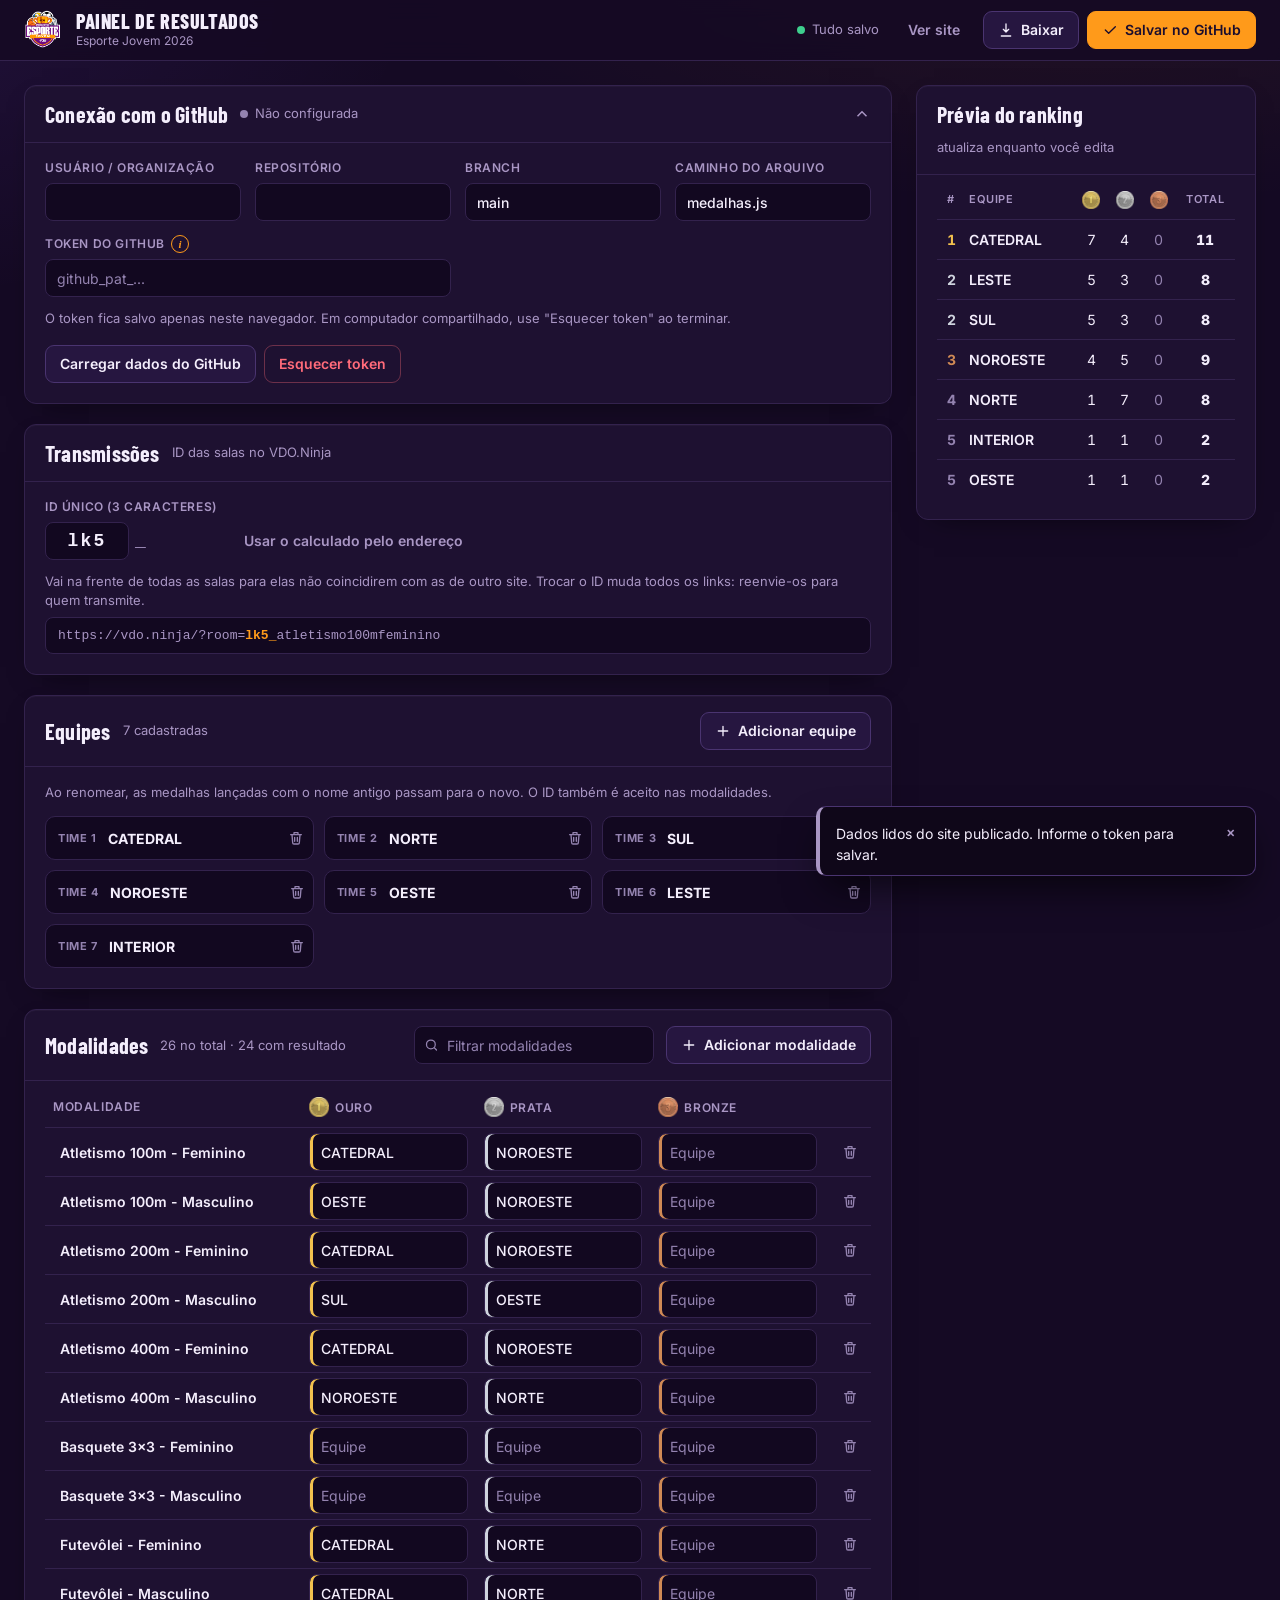
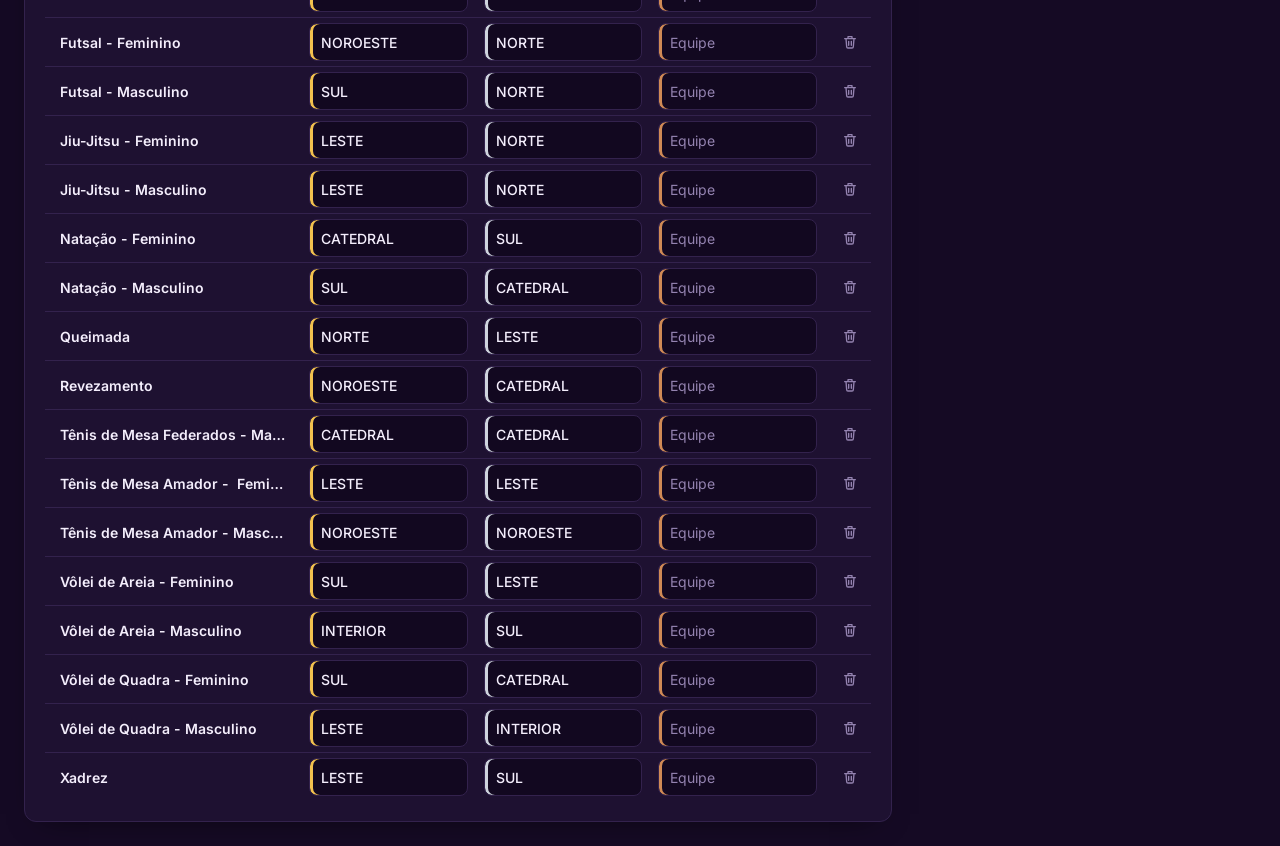
<file: Ranking de Medalha2/admin.html>
<!DOCTYPE html>
<html lang="pt-BR">
<head>
<meta charset="UTF-8">
<meta name="viewport" content="width=device-width, initial-scale=1">
<meta name="robots" content="noindex, nofollow">
<meta name="theme-color" content="#150a24">
<title>Admin · Quadro de Medalhas</title>
<link rel="preconnect" href="https://fonts.googleapis.com">
<link rel="preconnect" href="https://fonts.gstatic.com" crossorigin>
<link href="https://fonts.googleapis.com/css2?family=Barlow+Condensed:wght@700;800&family=Inter:wght@400;500;600;700&display=swap" rel="stylesheet">
<style>
  :root {
    --bg:#150a24; --painel:#1e1131; --painel-2:#261640; --campo:#120820;
    --linha:#33224d; --linha-forte:#4a3470;
    --texto:#f4eefc; --suave:#a996c4; --fraco:#9483b0;
    --destaque:#ff9a1a; --destaque-escuro:#e07f00;
    --ouro:#f2c14e; --prata:#cfd4de; --bronze:#d08a55;
    --ok:#3ecf8e; --erro:#ff6b7a; --aviso:#ffb547;
    --raio:12px; --sombra:0 1px 0 rgba(255,255,255,.03) inset, 0 10px 30px -18px rgba(0,0,0,.8);
  }
  * { box-sizing:border-box; }
  html { -webkit-text-size-adjust:100%; }
  body { margin:0; font:14px/1.5 Inter,system-ui,sans-serif; background:var(--bg); color:var(--texto);
         background-image:radial-gradient(1200px 500px at 85% -10%, rgba(255,154,26,.07), transparent 60%), radial-gradient(900px 500px at -10% 0%, rgba(140,80,255,.10), transparent 60%); background-attachment:fixed; }
  h1, h2 { font-family:"Barlow Condensed",Inter,sans-serif; letter-spacing:.01em; margin:0; }
  h2 { font-size:22px; line-height:1.1; }
  a { color:var(--destaque); }
  small, .ajuda { color:var(--suave); font-size:13px; }
  .num { font-variant-numeric:tabular-nums; }
  .so-leitor { position:absolute; width:1px; height:1px; overflow:hidden; clip:rect(0 0 0 0); white-space:nowrap; }

  /* ---------- barra superior ---------- */
  .topo { position:sticky; top:0; z-index:20; background:rgba(21,10,36,.86); backdrop-filter:blur(10px); -webkit-backdrop-filter:blur(10px); border-bottom:1px solid var(--linha); }
  .topo-in { max-width:1360px; margin:0 auto; padding:10px 24px; display:flex; align-items:center; gap:16px; }
  .marca { display:flex; align-items:center; gap:12px; color:inherit; text-decoration:none; min-width:0; margin-right:auto; }
  .marca img { width:40px; height:40px; object-fit:contain; flex:none; }
  .marca span { display:flex; flex-direction:column; min-width:0; }
  .marca strong { font:800 20px/1.05 "Barlow Condensed",sans-serif; text-transform:uppercase; letter-spacing:.03em; }
  .marca small { white-space:nowrap; overflow:hidden; text-overflow:ellipsis; font-size:12px; }
  .topo-acoes { display:flex; align-items:center; gap:8px; flex:none; }
  .estado { display:inline-flex; align-items:center; gap:7px; font-size:13px; color:var(--suave); padding:0 6px; white-space:nowrap; }
  .estado::before { content:""; width:8px; height:8px; border-radius:50%; background:var(--ok); }
  .estado[data-estado="sujo"] { color:var(--aviso); }
  .estado[data-estado="sujo"]::before { background:var(--aviso); box-shadow:0 0 0 4px rgba(255,181,71,.15); }

  /* ---------- botões ---------- */
  button, .btn { display:inline-flex; align-items:center; justify-content:center; gap:7px; height:38px; padding:0 14px; border-radius:9px; border:1px solid var(--linha-forte); background:var(--painel-2); color:var(--texto); font:600 14px/1 Inter,sans-serif; cursor:pointer; text-decoration:none; white-space:nowrap; transition:background .15s, border-color .15s, color .15s; }
  button:hover, .btn:hover { border-color:var(--destaque); }
  button:focus-visible, .btn:focus-visible, summary:focus-visible { outline:2px solid var(--destaque); outline-offset:2px; }
  button.principal { background:var(--destaque); border-color:var(--destaque); color:#1b0d2e; }
  button.principal:hover { background:var(--destaque-escuro); border-color:var(--destaque-escuro); }
  button.fantasma, .btn.fantasma { background:transparent; border-color:transparent; color:var(--suave); }
  button.fantasma:hover, .btn.fantasma:hover { color:var(--texto); background:var(--painel-2); border-color:var(--linha); }
  button.perigo { background:transparent; color:var(--erro); border-color:rgba(255,107,122,.35); }
  button.perigo:hover { background:rgba(255,107,122,.1); border-color:var(--erro); }
  button:disabled { opacity:.55; cursor:progress; }
  .remover { width:34px; height:34px; padding:0; border-color:transparent; background:transparent; color:var(--fraco); }
  .remover:hover { color:var(--erro); background:rgba(255,107,122,.1); border-color:transparent; }
  button svg, .btn svg { width:16px; height:16px; flex:none; }

  /* ---------- estrutura ---------- */
  .layout { max-width:1360px; margin:0 auto; padding:24px; display:grid; grid-template-columns:minmax(0,1fr) 340px; gap:24px; align-items:start; }
  main { display:flex; flex-direction:column; gap:20px; min-width:0; }
  aside { position:sticky; top:84px; }
  .card { background:var(--painel); border:1px solid var(--linha); border-radius:var(--raio); box-shadow:var(--sombra); }
  .card-cab { display:flex; align-items:center; gap:12px; flex-wrap:wrap; padding:16px 20px; border-bottom:1px solid var(--linha); }
  .card-cab .contador { color:var(--suave); font-size:13px; margin-right:auto; }
  .card-corpo { padding:16px 20px 20px; }
  .ajuda { margin:0 0 14px; }

  /* ---------- campos ---------- */
  label { display:block; font-size:12px; font-weight:600; color:var(--suave); margin-bottom:6px; text-transform:uppercase; letter-spacing:.05em; }
  input { width:100%; height:38px; padding:0 11px; border-radius:8px; border:1px solid var(--linha); background:var(--campo); color:var(--texto); font:500 14px Inter,sans-serif; transition:border-color .15s, box-shadow .15s; }
  input::placeholder { color:var(--fraco); font-weight:400; }
  input:hover { border-color:var(--linha-forte); }
  input:focus { outline:none; border-color:var(--destaque); box-shadow:0 0 0 3px rgba(255,154,26,.18); }
  .busca { position:relative; width:min(240px,100%); margin:0; }
  .busca svg { position:absolute; left:10px; top:50%; translate:0 -50%; width:15px; height:15px; color:var(--fraco); pointer-events:none; }
  .busca input { padding-left:32px; height:38px; text-transform:none; letter-spacing:0; }

  /* ---------- conexão (recolhível) ---------- */
  details.card > summary { list-style:none; cursor:pointer; display:flex; align-items:center; gap:12px; padding:16px 20px; border-radius:var(--raio); }
  details.card > summary::-webkit-details-marker { display:none; }
  details.card > summary .seta { margin-left:auto; color:var(--suave); transition:transform .2s; width:18px; height:18px; flex:none; }
  details[open].card > summary { border-bottom:1px solid var(--linha); border-radius:var(--raio) var(--raio) 0 0; }
  details[open].card > summary .seta { transform:rotate(180deg); }
  .resumo { font-size:13px; color:var(--suave); display:inline-flex; align-items:center; gap:7px; min-width:0; }
  .resumo::before { content:""; width:8px; height:8px; border-radius:50%; background:var(--fraco); flex:none; }
  .resumo[data-ok="1"]::before { background:var(--ok); }
  .grade { display:grid; grid-template-columns:repeat(4,minmax(0,1fr)); gap:14px; }
  .grade .largo { grid-column:span 2; }
  .com-info { display:flex; align-items:center; gap:6px; }
  .info { position:relative; display:inline-flex; text-transform:none; letter-spacing:0; font-weight:400; }
  .info-btn { width:18px; height:18px; padding:0; border-radius:50%; font:italic 700 11px/1 Georgia,serif; color:var(--destaque); border:1px solid var(--destaque); background:transparent; }
  /* position:fixed + JS (posicionarDica) mantém o balão dentro da janela em qualquer largura. */
  .dica { display:none; position:fixed; z-index:30; top:0; left:0; width:min(340px, calc(100vw - 32px)); max-height:calc(100vh - 32px); overflow:auto; padding:14px; border-radius:10px; background:#0f0719; border:1px solid var(--linha-forte); color:var(--texto); font-size:13px; line-height:1.5; box-shadow:0 18px 40px -10px rgba(0,0,0,.7); }
  .dica ul { margin:8px 0; padding-left:18px; }
  .dica li { margin-bottom:4px; }
  .info:hover .dica, .info:focus-within .dica { display:block; }
  .barra-acoes { display:flex; flex-wrap:wrap; gap:8px; margin-top:16px; }

  /* ---------- equipes ---------- */
  .equipes { display:grid; grid-template-columns:repeat(auto-fill,minmax(230px,1fr)); gap:10px; }
  .eq { display:flex; align-items:center; gap:4px; padding:4px 4px 4px 12px; border:1px solid var(--linha); border-radius:10px; background:var(--campo); transition:border-color .15s; }
  .eq:hover { border-color:var(--linha-forte); }
  .eq:focus-within { border-color:var(--destaque); }
  .eq .id { font-size:11px; font-weight:700; letter-spacing:.06em; color:var(--fraco); white-space:nowrap; text-transform:uppercase; }
  .eq input { border-color:transparent; background:transparent; font-weight:700; padding:0 6px; height:34px; }
  .eq input:hover, .eq input:focus { border-color:transparent; box-shadow:none; }

  /* ---------- modalidades ---------- */
  table { width:100%; border-collapse:collapse; }
  .tabela-mod { table-layout:fixed; }
  .tabela-mod col.c-nome { width:31%; } .tabela-mod col.c-acao { width:46px; }
  .tabela-mod th { padding:0 8px 10px; text-align:left; font-size:12px; font-weight:600; text-transform:uppercase; letter-spacing:.05em; color:var(--suave); white-space:nowrap; }
  .tabela-mod th img { width:20px; height:20px; vertical-align:-5px; margin-right:6px; }
  .tabela-mod td { padding:5px 8px; border-top:1px solid var(--linha); vertical-align:middle; }
  .tabela-mod tr.mod:hover td { background:rgba(255,255,255,.018); }
  td.nome input { font-weight:600; border-color:transparent; background:transparent; padding:0 6px; text-overflow:ellipsis; }
  td.nome input:hover { border-color:var(--linha); background:var(--campo); }
  td.nome input:focus { background:var(--campo); }
  .m-ouro, .m-prata, .m-bronze { box-shadow:inset 3px 0 0 var(--cor); }
  .m-ouro { --cor:var(--ouro); } .m-prata { --cor:var(--prata); } .m-bronze { --cor:var(--bronze); }
  .m-ouro:focus, .m-prata:focus, .m-bronze:focus { box-shadow:inset 3px 0 0 var(--cor), 0 0 0 3px rgba(255,154,26,.18); }
  .vazio { padding:28px 8px 8px; margin:0; text-align:center; color:var(--suave); }

  /* ---------- prévia do ranking ---------- */
  .ranking th { padding:0 4px 10px; font-size:11px; font-weight:600; text-transform:uppercase; letter-spacing:.05em; color:var(--suave); text-align:center; }
  .ranking th:nth-child(2) { text-align:left; }
  .ranking th img { width:18px; height:18px; display:block; margin:0 auto; }
  .ranking td { padding:9px 4px; border-top:1px solid var(--linha); text-align:center; }
  .ranking td.equipe { text-align:left; font-weight:600; overflow-wrap:anywhere; }
  .ranking td.pos { width:28px; color:var(--fraco); font-weight:700; }
  .ranking tr.podio-1 td.pos { color:var(--ouro); } .ranking tr.podio-2 td.pos { color:var(--prata); } .ranking tr.podio-3 td.pos { color:var(--bronze); }
  .ranking td.total { font-weight:800; }
  .ranking td.zero { color:var(--fraco); }
  .selo { display:inline-block; margin-left:6px; padding:1px 7px; border-radius:99px; font-size:11px; font-weight:600; color:var(--aviso); background:rgba(255,181,71,.12); vertical-align:1px; }

  /* ---------- transmissões ---------- */
  .prefixo-linha { display:flex; align-items:flex-end; gap:12px; flex-wrap:wrap; }
  .prefixo-entrada { display:flex; align-items:center; gap:6px; font:700 18px/1 ui-monospace,Consolas,monospace; color:var(--suave); }
  .prefixo-entrada input { width:84px; text-align:center; font:700 18px ui-monospace,Consolas,monospace; letter-spacing:.12em; }
  .prefixo-entrada input:invalid { border-color:var(--erro); }
  .prefixo-exemplo { display:block; padding:10px 12px; border-radius:8px; background:var(--campo); border:1px solid var(--linha); color:var(--suave); font:13px ui-monospace,Consolas,monospace; overflow-wrap:anywhere; }
  .prefixo-exemplo b { color:var(--destaque); font-weight:700; }

  /* ---------- notificação ---------- */
  #status { position:fixed; right:24px; bottom:24px; z-index:40; width:min(440px, calc(100vw - 32px)); display:flex; align-items:flex-start; gap:10px; padding:10px 10px 10px 16px; border-radius:10px; background:#0f0719; border:1px solid var(--linha-forte); border-left:4px solid var(--suave); box-shadow:0 18px 40px -10px rgba(0,0,0,.7); opacity:0; transform:translateY(8px); pointer-events:none; transition:opacity .2s, transform .2s; }
  #status.ok, #status.erro, #status.info { opacity:1; transform:none; pointer-events:auto; }
  #status.ok { border-left-color:var(--ok); } #status.erro { border-left-color:var(--erro); }
  #status .texto { flex:1; padding-top:6px; overflow-wrap:anywhere; }
  #status .fechar { width:30px; height:30px; padding:0; border-color:transparent; background:transparent; color:var(--suave); flex:none; }

  @media (prefers-reduced-motion:reduce) { * { transition:none !important; } }

  @media (max-width:1100px) {
    .layout { grid-template-columns:1fr; }
    aside { position:static; }
    .grade { grid-template-columns:repeat(2,minmax(0,1fr)); }
  }
  @media (max-width:720px) {
    .topo-in { padding:10px 16px; gap:10px; }
    .marca img { width:34px; height:34px; }
    .marca small, .estado .rotulo, .esconde-mobile { display:none; }
    .layout { padding:16px; gap:16px; }
    .card-cab, .card-corpo, details.card > summary { padding-left:16px; padding-right:16px; }
    .grade { grid-template-columns:1fr; } .grade .largo { grid-column:auto; }
    .busca { width:100%; order:5; }
    .tabela-mod, .tabela-mod tbody { display:block; }
    .tabela-mod colgroup, .tabela-mod thead { display:none; }
    tr.mod { position:relative; display:grid; grid-template-columns:repeat(3,minmax(0,1fr)); gap:6px; padding:12px 0; border-top:1px solid var(--linha); }
    tr.mod:first-child { border-top:0; padding-top:0; }
    tr.mod td { border:0; padding:0; display:block; }
    tr.mod[hidden] { display:none; }
    tr.mod td.nome { grid-column:1 / -1; padding-right:40px; }
    tr.mod td.nome input { padding:0; font-size:15px; }
    tr.mod td:last-child { position:absolute; top:12px; right:0; }
    tr.mod:first-child td:last-child { top:0; }
    #status { left:16px; right:16px; bottom:16px; width:auto; }
  }
</style>
</head>
<body>
<header class="topo">
  <div class="topo-in">
    <a class="marca" href="./" title="Abrir o quadro de medalhas">
      <img src="img/logo-sem-sombra.png" alt="">
      <span><strong>Painel de resultados</strong><small id="tituloEvento">Quadro de Medalhas</small></span>
    </a>
    <div class="topo-acoes">
      <span id="sujo" class="estado" data-estado="salvo"><span class="rotulo">Tudo salvo</span></span>
      <a class="btn fantasma esconde-mobile" href="./" target="_blank" rel="noopener">Ver site</a>
      <button id="baixar" type="button" title="Baixar medalhas.js"><svg viewBox="0 0 24 24" fill="none" stroke="currentColor" stroke-width="2" stroke-linecap="round" stroke-linejoin="round" aria-hidden="true"><path d="M12 3v12m0 0-4-4m4 4 4-4M5 21h14"/></svg><span class="esconde-mobile">Baixar</span><span class="so-leitor">medalhas.js</span></button>
      <button id="salvar" type="button" class="principal"><svg viewBox="0 0 24 24" fill="none" stroke="currentColor" stroke-width="2" stroke-linecap="round" stroke-linejoin="round" aria-hidden="true"><path d="M5 12l5 5L20 7"/></svg><span>Salvar<span class="esconde-mobile"> no GitHub</span></span></button>
    </div>
  </div>
</header>

<div class="layout">
<main>
  <details id="conexao" class="card">
    <summary>
      <h2>Conexão com o GitHub</h2>
      <span id="conexaoResumo" class="resumo">Não configurada</span>
      <svg class="seta" viewBox="0 0 24 24" fill="none" stroke="currentColor" stroke-width="2" aria-hidden="true"><path d="m6 9 6 6 6-6"/></svg>
    </summary>
    <div class="card-corpo">
      <div class="grade">
        <div><label for="ghOwner">Usuário / organização</label><input id="ghOwner" autocomplete="off"></div>
        <div><label for="ghRepo">Repositório</label><input id="ghRepo" autocomplete="off"></div>
        <div><label for="ghBranch">Branch</label><input id="ghBranch" value="main" autocomplete="off"></div>
        <div><label for="ghPath">Caminho do arquivo</label><input id="ghPath" value="medalhas.js" autocomplete="off"></div>
        <div class="largo">
          <label for="ghToken" class="com-info">Token do GitHub
            <span class="info">
              <button type="button" class="info-btn" aria-label="Permissões necessárias do token" aria-describedby="dicaToken">i</button>
              <span id="dicaToken" role="tooltip" class="dica">
                <b>Permissões necessárias</b> (Fine-grained token):
                <ul>
                  <li><b>Acesso ao repositório:</b> Somente repositórios selecionados &gt; o repositório do site</li>
                  <li><b>Permissões de repositório &gt; Contents</b> (Conteúdo): <b>Leitura e gravação</b></li>
                  <li><b>Metadata:</b> Somente leitura (entra sozinho)</li>
                  <li><b>Permissões de usuário:</b> nenhuma</li>
                </ul>
                No resumo do token, "código" deve aparecer em <b>Acesso de leitura e gravação</b>.
              </span>
            </span>
          </label>
          <input id="ghToken" type="password" autocomplete="off" placeholder="github_pat_...">
        </div>
      </div>
      <p class="ajuda" style="margin:12px 0 0">O token fica salvo apenas neste navegador. Em computador compartilhado, use "Esquecer token" ao terminar.</p>
      <div class="barra-acoes">
        <button id="carregar" type="button">Carregar dados do GitHub</button>
        <button id="esquecer" type="button" class="perigo">Esquecer token</button>
      </div>
    </div>
  </details>

  <section class="card" aria-labelledby="tTrans">
    <div class="card-cab"><h2 id="tTrans">Transmissões</h2><span class="contador">ID das salas no VDO.Ninja</span></div>
    <div class="card-corpo">
      <div class="prefixo-linha">
        <div class="prefixo-campo">
          <label for="salaPrefixo">ID único (3 caracteres)</label>
          <div class="prefixo-entrada"><input id="salaPrefixo" maxlength="3" autocomplete="off" spellcheck="false" pattern="[a-z0-9]{3}" aria-describedby="prefixoAjuda"><span aria-hidden="true">_</span></div>
        </div>
        <button id="prefixoEndereco" type="button" class="fantasma">Usar o calculado pelo endereço</button>
      </div>
      <p class="ajuda" id="prefixoAjuda" style="margin:12px 0 6px">Vai na frente de todas as salas para elas não coincidirem com as de outro site. Trocar o ID muda todos os links: reenvie-os para quem transmite.</p>
      <code id="prefixoExemplo" class="prefixo-exemplo"></code>
    </div>
  </section>

  <section class="card" aria-labelledby="tEquipes">
    <div class="card-cab">
      <h2 id="tEquipes">Equipes</h2>
      <span id="contaEquipes" class="contador"></span>
      <button id="addEquipe" type="button"><svg viewBox="0 0 24 24" fill="none" stroke="currentColor" stroke-width="2" stroke-linecap="round" aria-hidden="true"><path d="M12 5v14M5 12h14"/></svg>Adicionar equipe</button>
    </div>
    <div class="card-corpo">
      <p class="ajuda">Ao renomear, as medalhas lançadas com o nome antigo passam para o novo. O ID também é aceito nas modalidades.</p>
      <div id="equipes" class="equipes"></div>
    </div>
  </section>


  <section class="card" aria-labelledby="tMods">
    <div class="card-cab">
      <h2 id="tMods">Modalidades</h2>
      <span id="contaMods" class="contador"></span>
      <label class="busca" for="filtro"><svg viewBox="0 0 24 24" fill="none" stroke="currentColor" stroke-width="2" stroke-linecap="round" aria-hidden="true"><circle cx="11" cy="11" r="7"/><path d="m20 20-3.5-3.5"/></svg><span class="so-leitor">Filtrar modalidades</span><input id="filtro" type="search" placeholder="Filtrar modalidades"></label>
      <button id="adicionar" type="button"><svg viewBox="0 0 24 24" fill="none" stroke="currentColor" stroke-width="2" stroke-linecap="round" aria-hidden="true"><path d="M12 5v14M5 12h14"/></svg>Adicionar modalidade</button>
    </div>
    <div class="card-corpo">
      <datalist id="listaTimes"></datalist>
      <table class="tabela-mod">
        <colgroup><col class="c-nome"><col><col><col><col class="c-acao"></colgroup>
        <thead><tr>
          <th>Modalidade</th>
          <th><img src="img/medalhas/ouro.webp" alt="">Ouro</th>
          <th><img src="img/medalhas/prata.webp" alt="">Prata</th>
          <th><img src="img/medalhas/bronze.webp" alt="">Bronze</th>
          <th><span class="so-leitor">Ações</span></th>
        </tr></thead>
        <tbody id="corpo"></tbody>
      </table>
      <p id="semResultado" class="vazio" hidden>Nenhuma modalidade com esse nome.</p>
    </div>
  </section>
</main>

<aside>
  <section class="card" aria-labelledby="tPrevia">
    <div class="card-cab"><h2 id="tPrevia">Prévia do ranking</h2><span class="contador">atualiza enquanto você edita</span></div>
    <div class="card-corpo">
      <table class="ranking num">
        <thead><tr>
          <th>#</th><th>Equipe</th>
          <th title="Ouro"><img src="img/medalhas/ouro.webp" alt="Ouro"></th>
          <th title="Prata"><img src="img/medalhas/prata.webp" alt="Prata"></th>
          <th title="Bronze"><img src="img/medalhas/bronze.webp" alt="Bronze"></th>
          <th>Total</th>
        </tr></thead>
        <tbody id="previa"></tbody>
      </table>
    </div>
  </section>
</aside>
</div>

<div id="status" role="status" aria-live="polite"></div>

<script>
(() => {
  "use strict";
  const $ = id => document.getElementById(id);
  const ARQUIVO = "medalhas.js";
  const CORES = ["ouro", "prata", "bronze"];
  const campos = ["ghOwner", "ghRepo", "ghBranch", "ghPath", "ghToken"];
  let dados = null;
  let salvoEm = "";
  // Igual a prefixoPadrao() do transmissoes.js: o mesmo endereço gera o mesmo ID nos dois.
  function prefixoPadrao(loc = location) {
    const repo = loc.pathname.split("/").filter(Boolean).find(s => !/\.html?$/i.test(s)) || "";
    let h = 0x811c9dc5;
    for (const c of (loc.host + "/" + decodeURIComponent(repo)).toLowerCase()) { h ^= c.charCodeAt(0); h = Math.imul(h, 0x01000193) >>> 0; }
    return (h % 46656).toString(36).padStart(3, "0");
  }
  const limparPrefixo = p => String(p || "").toLowerCase().replace(/[^a-z0-9]/g, "").slice(0, 3);
  function coletarPrefixo() {
    const p = $("salaPrefixo").value;
    if (!/^[a-z0-9]{3}$/.test(p)) throw new Error("O ID das transmissões precisa ter exatamente 3 letras ou números.");
    return p;
  }
  function mostrarExemplo() {
    const p = limparPrefixo($("salaPrefixo").value) || "???";
    const ex = $("prefixoExemplo"), b = document.createElement("b");
    b.textContent = p + "_";
    ex.replaceChildren("https://vdo.ninja/?room=", b, "atletismo100mfeminino");
  }
  // Grava/atualiza config.salaPrefixo sem mexer no resto do bloco config.
  function definirPrefixo(texto, p) {
    const re = /(salaPrefixo\s*:\s*)(["'])[^"'\n]*\2/;
    if (re.test(texto)) return texto.replace(re, (_, a) => a + JSON.stringify(p));
    const m = /config\s*:\s*\{[^\n]*\n/.exec(texto);
    if (!m) throw new Error("Não achei o bloco \"config\" no medalhas.js.");
    const fim = m.index + m[0].length;
    return texto.slice(0, fim) + "    salaPrefixo: " + JSON.stringify(p) + ",             // ID das salas de transmissão (editado no admin)\n" + texto.slice(fim);
  }
  const estado = () => JSON.stringify([coletarTimes(), coletar(), $("salaPrefixo").value]);

  const store = {
    get: k => { try { return localStorage.getItem("admin." + k); } catch { return null; } },
    set: (k, v) => { try { v ? localStorage.setItem("admin." + k, v) : localStorage.removeItem("admin." + k); } catch {} }
  };

  let statusTimer;
  function status(msg, tipo = "info") {
    const s = $("status"), t = document.createElement("span"), x = document.createElement("button");
    t.className = "texto"; t.textContent = msg;
    x.type = "button"; x.className = "fechar"; x.textContent = "×"; x.setAttribute("aria-label", "Fechar aviso"); x.onclick = () => { s.className = ""; };
    s.replaceChildren(t, x); s.className = tipo;
    clearTimeout(statusTimer);
    // Avisos de progresso ("...") e erros ficam até serem trocados ou fechados.
    if (tipo === "ok" || (tipo === "info" && !msg.endsWith("..."))) statusTimer = setTimeout(() => { s.className = ""; }, 5000);
  }
  const ICONE_LIXO = '<svg viewBox="0 0 24 24" fill="none" stroke="currentColor" stroke-width="2" stroke-linecap="round" stroke-linejoin="round" aria-hidden="true"><path d="M4 7h16M10 11v6M14 11v6M6 7l1 12a2 2 0 0 0 2 2h6a2 2 0 0 0 2-2l1-12M9 7V4h6v3"/></svg>';
  const chave = v => String(v || "").trim().normalize("NFD").replace(/[̀-ͯ]/g, "").toLocaleLowerCase("pt-BR");

  // No GitHub Pages: <usuario>.github.io/<repo>/admin.html
  function detectarRepo() {
    const host = location.hostname;
    if (!host.endsWith(".github.io")) return {};
    const owner = host.split(".")[0];
    const seg = location.pathname.split("/").filter(Boolean)[0];
    return { owner, repo: seg && !seg.endsWith(".html") ? seg : host };
  }
  function iniciarCampos() {
    const det = detectarRepo();
    $("ghOwner").value = store.get("ghOwner") || det.owner || "";
    $("ghRepo").value = store.get("ghRepo") || det.repo || "";
    $("ghBranch").value = store.get("ghBranch") || "main";
    $("ghPath").value = store.get("ghPath") || ARQUIVO;
    $("ghToken").value = store.get("ghToken") || "";
    campos.forEach(c => $(c).addEventListener("change", () => { store.set(c, $(c).value.trim()); atualizarConexao(); }));
  }
  const gh = () => ({ owner: $("ghOwner").value.trim(), repo: $("ghRepo").value.trim(), branch: $("ghBranch").value.trim() || "main", path: $("ghPath").value.trim().replace(/^\/+/, "") || ARQUIVO, token: $("ghToken").value.trim() });
  const ajustar = (campo, valor) => { $(campo).value = valor; store.set(campo, valor); };

  // Um 404 do GitHub não diz o que falta; testa repositório, branch e arquivo separadamente.
  // Retorna true quando corrigiu algo sozinho (vale tentar de novo).
  async function diagnosticar404() {
    const { owner, repo, branch, path, token } = gh();
    const h = { Authorization: `Bearer ${token}`, Accept: "application/vnd.github+json" };
    const base = `https://api.github.com/repos/${encodeURIComponent(owner)}/${encodeURIComponent(repo)}`;
    const r = await fetch(base, { headers: h, cache: "no-store" });
    if (r.status === 404) throw new Error(`O token não enxerga o repositório "${owner}/${repo}". Confira se usuário e repositório estão escritos exatamente como em github.com/${owner}/${repo}, e se o token inclui esse repositório em "Repository access" (e o "Resource owner" certo, se for de uma organização).`);
    if (!r.ok) return false;
    const info = await r.json();
    const b = await fetch(`${base}/branches/${encodeURIComponent(branch)}`, { headers: h, cache: "no-store" });
    if (b.status === 404) {
      if (info.default_branch && info.default_branch !== branch) { ajustar("ghBranch", info.default_branch); return true; }
      throw new Error(`A branch "${branch}" não existe em ${owner}/${repo}.`);
    }
    const t = await fetch(`${base}/git/trees/${encodeURIComponent(branch)}?recursive=1`, { headers: h, cache: "no-store" });
    const achado = t.ok ? ((await t.json()).tree || []).find(x => x.type === "blob" && x.path.split("/").pop() === ARQUIVO) : null;
    if (achado && achado.path !== path) { ajustar("ghPath", achado.path); return true; }
    throw new Error(`Não achei ${ARQUIVO} na branch "${branch}" de ${owner}/${repo}. Envie o arquivo para o repositório.`);
  }

  // medalhas.js é JS válido ("window.MEDALHAS = {...}"); roda num window falso só para ler o objeto.
  function interpretar(texto) {
    const w = {};
    new Function("window", texto)(w);
    if (!w.MEDALHAS || typeof w.MEDALHAS !== "object") throw new Error("medalhas.js não define window.MEDALHAS");
    return w.MEDALHAS;
  }

  const b64decode = b64 => new TextDecoder().decode(Uint8Array.from(atob(b64.replace(/\s/g, "")), c => c.charCodeAt(0)));
  const b64encode = txt => { let s = ""; new TextEncoder().encode(txt).forEach(b => s += String.fromCharCode(b)); return btoa(s); };

  async function api(metodo, corpo, tentou = false) {
    const { owner, repo, branch, path, token } = gh();
    if (!owner || !repo) throw new Error("Preencha usuário e repositório do GitHub.");
    if (!token) throw new Error("Informe o token do GitHub.");
    const url = `https://api.github.com/repos/${encodeURIComponent(owner)}/${encodeURIComponent(repo)}/contents/${path.split("/").map(encodeURIComponent).join("/")}` + (metodo === "GET" ? `?ref=${encodeURIComponent(branch)}&t=${Date.now()}` : "");
    const r = await fetch(url, {
      method: metodo,
      headers: { Authorization: `Bearer ${token}`, Accept: "application/vnd.github+json", "X-GitHub-Api-Version": "2022-11-28" },
      body: corpo ? JSON.stringify(corpo) : undefined,
      cache: "no-store"
    });
    const json = await r.json().catch(() => ({}));
    if (r.status === 404 && metodo === "GET" && !tentou && await diagnosticar404()) return api(metodo, corpo, true);
    if (!r.ok) {
      const dica = r.status === 401 ? " (token inválido ou expirado)" : r.status === 403 ? " (token sem permissão de escrita em Contents)" : r.status === 404 ? " (repositório, branch ou arquivo não encontrado, ou token sem acesso)" : r.status === 409 ? " (o arquivo mudou no GitHub, carregue de novo)" : "";
      throw new Error(`GitHub respondeu ${r.status}${dica}: ${json.message || ""}`);
    }
    return json;
  }

  async function lerDoGitHub() {
    const j = await api("GET");
    return { texto: b64decode(j.content), sha: j.sha };
  }

  // Sem token: lê o arquivo publicado (pode estar alguns minutos atrasado pelo cache do Pages).
  function lerPublicado() {
    return new Promise((resolve, reject) => {
      delete window.MEDALHAS;
      const sc = document.createElement("script");
      sc.src = `${ARQUIVO}?v=${Date.now()}`;
      sc.onload = () => { sc.remove(); window.MEDALHAS ? resolve(window.MEDALHAS) : reject(new Error("medalhas.js não define window.MEDALHAS")); };
      sc.onerror = () => { sc.remove(); reject(new Error("Não foi possível ler medalhas.js")); };
      document.head.appendChild(sc);
    });
  }

  /* ---------- tabela ---------- */
  function linha(nome = "", res = {}) {
    const tr = document.createElement("tr");
    tr.className = "mod";
    const td = (cls, el) => { const c = document.createElement("td"); if (cls) c.className = cls; c.append(el); tr.append(c); return el; };
    const inp = (valor, ph, lista) => { const i = document.createElement("input"); i.value = valor || ""; i.placeholder = ph; if (lista) i.setAttribute("list", "listaTimes"); i.addEventListener("input", previa); return i; };
    td("nome", inp(nome, "Ex.: Futsal - Feminino")).dataset.campo = "nome";
    CORES.forEach(cor => { const i = td("", inp(String(res[cor] || "").trim(), "Equipe", true)); i.dataset.campo = cor; i.classList.add("m-" + cor); i.setAttribute("aria-label", cor); });
    const rem = document.createElement("button");
    rem.innerHTML = ICONE_LIXO; rem.className = "remover"; rem.type = "button"; rem.title = "Remover";
    rem.addEventListener("click", () => { if (confirm(`Remover "${tr.querySelector("[data-campo=nome]").value || "modalidade"}"?`)) { tr.remove(); previa(); } });
    td("", rem);
    return tr;
  }

  /* ---------- equipes ---------- */
  function linhaEquipe(t = {}) {
    const tr = document.createElement("div");
    tr.className = "eq";
    tr._time = { ...t }; // preserva imagem e qualquer outro campo do cadastro
    const tdId = document.createElement("span"); tdId.className = "id"; tdId.textContent = t.id || "";
    const inp = document.createElement("input");
    inp.value = String(t.nome || "").trim(); inp.placeholder = "Nome da equipe"; inp.setAttribute("aria-label", "Nome da equipe " + (t.id || ""));
    inp.dataset.anterior = inp.value;
    inp.addEventListener("input", previa);
    inp.addEventListener("change", () => { renomear(inp.dataset.anterior, inp.value.trim()); inp.dataset.anterior = inp.value.trim(); atualizarLista(); previa(); });
    const rem = document.createElement("button");
    rem.innerHTML = ICONE_LIXO; rem.className = "remover"; rem.type = "button"; rem.title = "Remover";
    rem.addEventListener("click", () => {
      const nomes = [t.id, inp.value].map(chave).filter(Boolean);
      const usos = [...$("corpo").querySelectorAll("input[list]")].filter(i => nomes.includes(chave(i.value))).length;
      const aviso = usos ? `\n\nEla tem ${usos} medalha(s) lançada(s); elas continuarão contando com o nome digitado, sem escudo.` : "";
      if (confirm(`Remover a equipe "${inp.value || t.id}"?${aviso}`)) { tr.remove(); atualizarLista(); previa(); }
    });
    rem.title = "Remover equipe";
    tr.append(tdId, inp, rem);
    return tr;
  }

  // Troca o nome antigo nas medalhas já lançadas para a equipe não perder pontos.
  function renomear(antigo, novo) {
    if (!antigo || !novo || chave(antigo) === chave(novo)) return;
    $("corpo").querySelectorAll("input[list]").forEach(i => { if (chave(i.value) === chave(antigo)) i.value = novo; });
  }

  function proximoId() {
    let n = 0;
    $("equipes").querySelectorAll(".eq").forEach(tr => { const m = /^TIME (\d+)$/i.exec(tr._time.id || ""); if (m) n = Math.max(n, +m[1]); });
    return "TIME " + (n + 1);
  }

  function coletarTimes() {
    const lista = [], vistos = new Set();
    for (const tr of $("equipes").querySelectorAll(".eq")) {
      const nome = tr.querySelector("input").value.trim();
      if (!nome) throw new Error(`A equipe ${tr._time.id || ""} está sem nome.`);
      const t = { ...tr._time, nome };
      for (const k of new Set([chave(t.id), chave(nome)].filter(Boolean))) {
        if (vistos.has(k)) throw new Error(`O nome/ID "${nome}" está repetido em mais de uma equipe.`);
        vistos.add(k);
      }
      lista.push(t);
    }
    return lista;
  }

  function atualizarLista() {
    const nomes = [...$("equipes").querySelectorAll(".eq input")].map(i => i.value.trim()).filter(Boolean);
    $("listaTimes").replaceChildren(...nomes.map(n => new Option(n, n)));
  }

  function desenhar() {
    // Sem ID salvo, mostra o calculado pelo endereço (é o que o site já usa).
    const salvo = limparPrefixo(dados.config?.salaPrefixo);
    $("salaPrefixo").value = salvo.length === 3 ? salvo : prefixoPadrao();
    mostrarExemplo();
    $("equipes").replaceChildren(...(dados.times || []).map(linhaEquipe));
    atualizarLista();
    $("corpo").replaceChildren(...Object.entries(dados.modalidades || {}).map(([n, r]) => linha(n, r)));
    previa();
    salvoEm = estado();
    $("tituloEvento").textContent = dados.config?.titulo || "Quadro de Medalhas";
    atualizarSujo();
    filtrar();
  }

  function atualizarSujo() {
    let sujo;
    try { sujo = !!dados && estado() !== salvoEm; } catch { sujo = true; }
    const el = $("sujo"), txt = sujo ? "Alterações não salvas" : "Tudo salvo";
    el.dataset.estado = sujo ? "sujo" : "salvo"; el.title = txt; el.querySelector(".rotulo").textContent = txt;
  }

  function filtrar() {
    const q = chave($("filtro").value);
    let visiveis = 0;
    $("corpo").querySelectorAll("tr.mod").forEach(tr => { const ok = !q || chave(tr.querySelector("[data-campo=nome]").value).includes(q); tr.hidden = !ok; if (ok) visiveis++; });
    $("semResultado").hidden = visiveis > 0 || !q;
  }

  function atualizarConexao() {
    const { owner, repo, token } = gh(), alvo = owner && repo ? `${owner}/${repo}` : "";
    $("conexaoResumo").textContent = alvo ? (token ? alvo : alvo + " · sem token") : "Não configurada";
    $("conexaoResumo").dataset.ok = alvo && token ? "1" : "";
  }

  function coletar() {
    const mods = {};
    for (const tr of $("corpo").querySelectorAll("tr.mod")) {
      const v = c => tr.querySelector(`[data-campo=${c}]`).value.trim();
      const nome = v("nome");
      if (!nome) throw new Error("Há uma modalidade sem nome.");
      if (mods[nome]) throw new Error(`A modalidade "${nome}" aparece duas vezes.`);
      mods[nome] = { ouro: v("ouro"), prata: v("prata") };
      if (v("bronze")) mods[nome].bronze = v("bronze");
    }
    return mods;
  }

  // Mesma regra do script.js: cada campo preenchido vale uma medalha; ID e nome contam como a mesma equipe.
  function previa() {
    let mods, times;
    try { mods = coletar(); times = coletarTimes(); } catch { return; }
    const alias = new Map(), placar = new Map();
    for (const t of times) {
      const id = chave(t.id || t.nome);
      placar.set(id, { nome: t.nome || t.id, ouro: 0, prata: 0, bronze: 0 });
      [t.id, t.nome].forEach(a => a && alias.set(chave(a), id));
    }
    for (const r of Object.values(mods)) for (const cor of CORES) {
      if (!r[cor]) continue;
      const id = alias.get(chave(r[cor])) || chave(r[cor]);
      if (!placar.has(id)) placar.set(id, { nome: r[cor], ouro: 0, prata: 0, bronze: 0, novo: true });
      placar.get(id)[cor]++;
    }
    const ord = [...placar.values()].sort((a, b) => b.ouro - a.ouro || b.prata - a.prata || b.bronze - a.bronze || a.nome.localeCompare(b.nome));
    // Mesmo critério do site: empatados dividem a posição e a seguinte não pula (1º, 2º, 2º, 3º).
    let pos = 0, anterior = null;
    $("previa").replaceChildren(...ord.map(p => {
      const tr = document.createElement("tr"), total = p.ouro + p.prata + p.bronze, k = [p.ouro, p.prata, p.bronze].join("/");
      if (k !== anterior) pos++;
      anterior = k;
      if (pos <= 3 && total) tr.className = "podio-" + pos;
      const cel = (v, cls = "") => { const td = document.createElement("td"); td.className = (cls + (v === 0 ? " zero" : "")).trim(); td.textContent = v; tr.append(td); return td; };
      cel(pos, "pos");
      const eq = cel(p.nome, "equipe");
      if (p.novo) { const s = document.createElement("span"); s.className = "selo"; s.textContent = "não cadastrada"; s.title = "Este nome não está na lista de equipes"; eq.append(s); }
      cel(p.ouro); cel(p.prata); cel(p.bronze); cel(total, "total");
      return tr;
    }));
    const comResultado = Object.values(mods).filter(r => r.ouro || r.prata || r.bronze).length;
    $("contaMods").textContent = `${Object.keys(mods).length} no total · ${comResultado} com resultado`;
    $("contaEquipes").textContent = `${times.length} cadastrada${times.length === 1 ? "" : "s"}`;
    atualizarSujo();
  }

  /* ---------- gravar ---------- */
  function blocoModalidades(mods) {
    const s = JSON.stringify;
    const linhas = Object.entries(mods).map(([n, r]) =>
      `    ${s(n)}: { ouro: ${s(r.ouro)}, prata: ${s(r.prata)}${r.bronze ? `, bronze: ${s(r.bronze)}` : ""} }`);
    return `modalidades: {\n${linhas.join(",\n")}\n  }\n`;
  }

  function blocoTimes(times) {
    const s = JSON.stringify;
    const campos = t => Object.entries(t).map(([k, v]) => `${/^[A-Za-z_$][\w$]*$/.test(k) ? k : s(k)}:${s(v)}`).join(", ");
    return `times: [\n${times.map(t => `    { ${campos(t)} }`).join(",\n")}\n  ]`;
  }

  // Índice do ] ou } que fecha o bloco aberto em i, ignorando strings e comentários.
  function fechamento(t, i) {
    let prof = 0, aspas = "";
    for (; i < t.length; i++) {
      const c = t[i];
      if (aspas) { if (c === "\\") i++; else if (c === aspas) aspas = ""; continue; }
      if (c === '"' || c === "'" || c === "`") aspas = c;
      else if (c === "/" && t[i + 1] === "/") { const j = t.indexOf("\n", i); i = j < 0 ? t.length : j; }
      else if (c === "/" && t[i + 1] === "*") { const j = t.indexOf("*/", i + 2); i = j < 0 ? t.length : j + 1; }
      else if (c === "[" || c === "{") prof++;
      else if ((c === "]" || c === "}") && --prof === 0) return i;
    }
    throw new Error("Bloco sem fechamento no medalhas.js.");
  }

  // Troca só os blocos "times" e "modalidades" e preserva config e comentários de fora deles.
  function montarArquivo(textoAtual, mods, times, prefixo) {
    if (prefixo !== undefined) textoAtual = definirPrefixo(textoAtual, prefixo);
    if (times) {
      const m = /times\s*:\s*\[/.exec(textoAtual);
      if (!m) throw new Error("Não achei o bloco \"times\" no medalhas.js.");
      const fimT = fechamento(textoAtual, m.index + m[0].length - 1);
      textoAtual = textoAtual.slice(0, m.index) + blocoTimes(times) + textoAtual.slice(fimT + 1);
    }
    const ini = textoAtual.search(/modalidades\s*:\s*\{/);
    const fim = textoAtual.lastIndexOf("};");
    if (ini < 0 || fim < ini) throw new Error("Não achei o bloco \"modalidades\" no medalhas.js.");
    const novo = textoAtual.slice(0, ini) + blocoModalidades(mods) + textoAtual.slice(fim);
    interpretar(novo); // garante que o arquivo continua válido antes de enviar
    return novo;
  }

  async function ocupado(btn, fn) {
    document.querySelectorAll("button").forEach(b => b.disabled = true);
    try { await fn(); } catch (e) { status("Erro: " + e.message, "erro"); if (/GitHub|token|repositório|branch|usuário/i.test(e.message)) $("conexao").open = true; }
    finally { document.querySelectorAll("button").forEach(b => b.disabled = false); }
  }

  $("carregar").addEventListener("click", () => ocupado(null, async () => {
    status("Carregando do GitHub...");
    const { texto } = await lerDoGitHub();
    dados = interpretar(texto);
    desenhar();
    status("Dados carregados do GitHub.", "ok");
  }));

  $("salvar").addEventListener("click", () => ocupado(null, async () => {
    const mods = coletar();
    status("Salvando...");
    const { texto, sha } = await lerDoGitHub(); // versão mais nova, para não sobrescrever outra edição
    const novo = montarArquivo(texto, mods, coletarTimes(), coletarPrefixo());
    if (novo === texto) { status("Nada mudou.", "ok"); return; }
    await api("PUT", { message: "Atualiza medalhas pelo painel admin", content: b64encode(novo), sha, branch: gh().branch });
    dados = interpretar(novo);
    salvoEm = estado();
    atualizarSujo();
    status("Salvo! O GitHub Pages publica em cerca de 1 minuto e o placar se atualiza sozinho.", "ok");
  }));

  $("baixar").addEventListener("click", () => ocupado(null, async () => {
    const mods = coletar();
    let base;
    try { base = (await lerDoGitHub()).texto; } catch { base = await (await fetch(`${ARQUIVO}?v=${Date.now()}`, { cache: "no-store" })).text(); }
    const blob = new Blob([montarArquivo(base, mods, coletarTimes(), coletarPrefixo())], { type: "text/javascript" });
    const a = Object.assign(document.createElement("a"), { href: URL.createObjectURL(blob), download: ARQUIVO });
    a.click(); URL.revokeObjectURL(a.href);
    status("Arquivo baixado. Envie-o para o repositório substituindo o medalhas.js.", "ok");
  }));

  $("filtro").addEventListener("input", filtrar);
  $("salaPrefixo").addEventListener("input", () => { const i = $("salaPrefixo"), v = limparPrefixo(i.value); if (i.value !== v) i.value = v; mostrarExemplo(); atualizarSujo(); });
  $("prefixoEndereco").addEventListener("click", () => { $("salaPrefixo").value = prefixoPadrao(); mostrarExemplo(); atualizarSujo(); });
  $("adicionar").addEventListener("click", () => { $("filtro").value = ""; filtrar(); const tr = linha(); $("corpo").append(tr); tr.querySelector("input").focus(); });
  $("addEquipe").addEventListener("click", () => { const tr = linhaEquipe({ id: proximoId(), nome: "", imagem: "" }); $("equipes").append(tr); tr.querySelector("input").focus(); });
  $("esquecer").addEventListener("click", () => { store.set("ghToken", ""); $("ghToken").value = ""; status("Token apagado deste navegador.", "ok"); });

  window.addEventListener("beforeunload", e => {
    if (!dados) return;
    try { if (estado() !== salvoEm) e.preventDefault(); } catch { e.preventDefault(); }
  });

  // Centraliza no ícone, prende entre as bordas (16px) e abre para cima se não couber embaixo.
  function posicionarDica(info) {
    const dica = info.querySelector(".dica"), r = info.querySelector(".info-btn").getBoundingClientRect();
    if (!dica.offsetWidth) return; // fechado
    const m = 16, w = dica.offsetWidth, h = dica.offsetHeight;
    const left = Math.min(Math.max(m, r.left + r.width / 2 - w / 2), innerWidth - w - m);
    let top = r.bottom + 8;
    if (top + h > innerHeight - m && r.top - 8 - h >= m) top = r.top - 8 - h;
    dica.style.left = Math.max(m, left) + "px";
    dica.style.top = Math.max(m, Math.min(top, innerHeight - h - m)) + "px";
  }
  const infos = [...document.querySelectorAll(".info")];
  infos.forEach(i => ["mouseenter", "focusin"].forEach(ev => i.addEventListener(ev, () => requestAnimationFrame(() => posicionarDica(i)))));
  ["scroll", "resize"].forEach(ev => addEventListener(ev, () => infos.forEach(posicionarDica), { passive: true }));

  iniciarCampos();
  atualizarConexao();
  $("conexao").open = !gh().token;
  (async () => {
    try {
      if (gh().token) { const { texto } = await lerDoGitHub(); dados = interpretar(texto); }
      else dados = await lerPublicado();
      desenhar();
      if (!gh().token) status("Dados lidos do site publicado. Informe o token para salvar.", "info");
    } catch (e) {
      try { dados = await lerPublicado(); desenhar(); status("Não consegui ler do GitHub (" + e.message + "). Mostrando a versão publicada.", "erro"); }
      catch (e2) { status("Erro ao carregar: " + e2.message, "erro"); }
    }
  })();
})();
</script>
</body>
</html>
</file>
